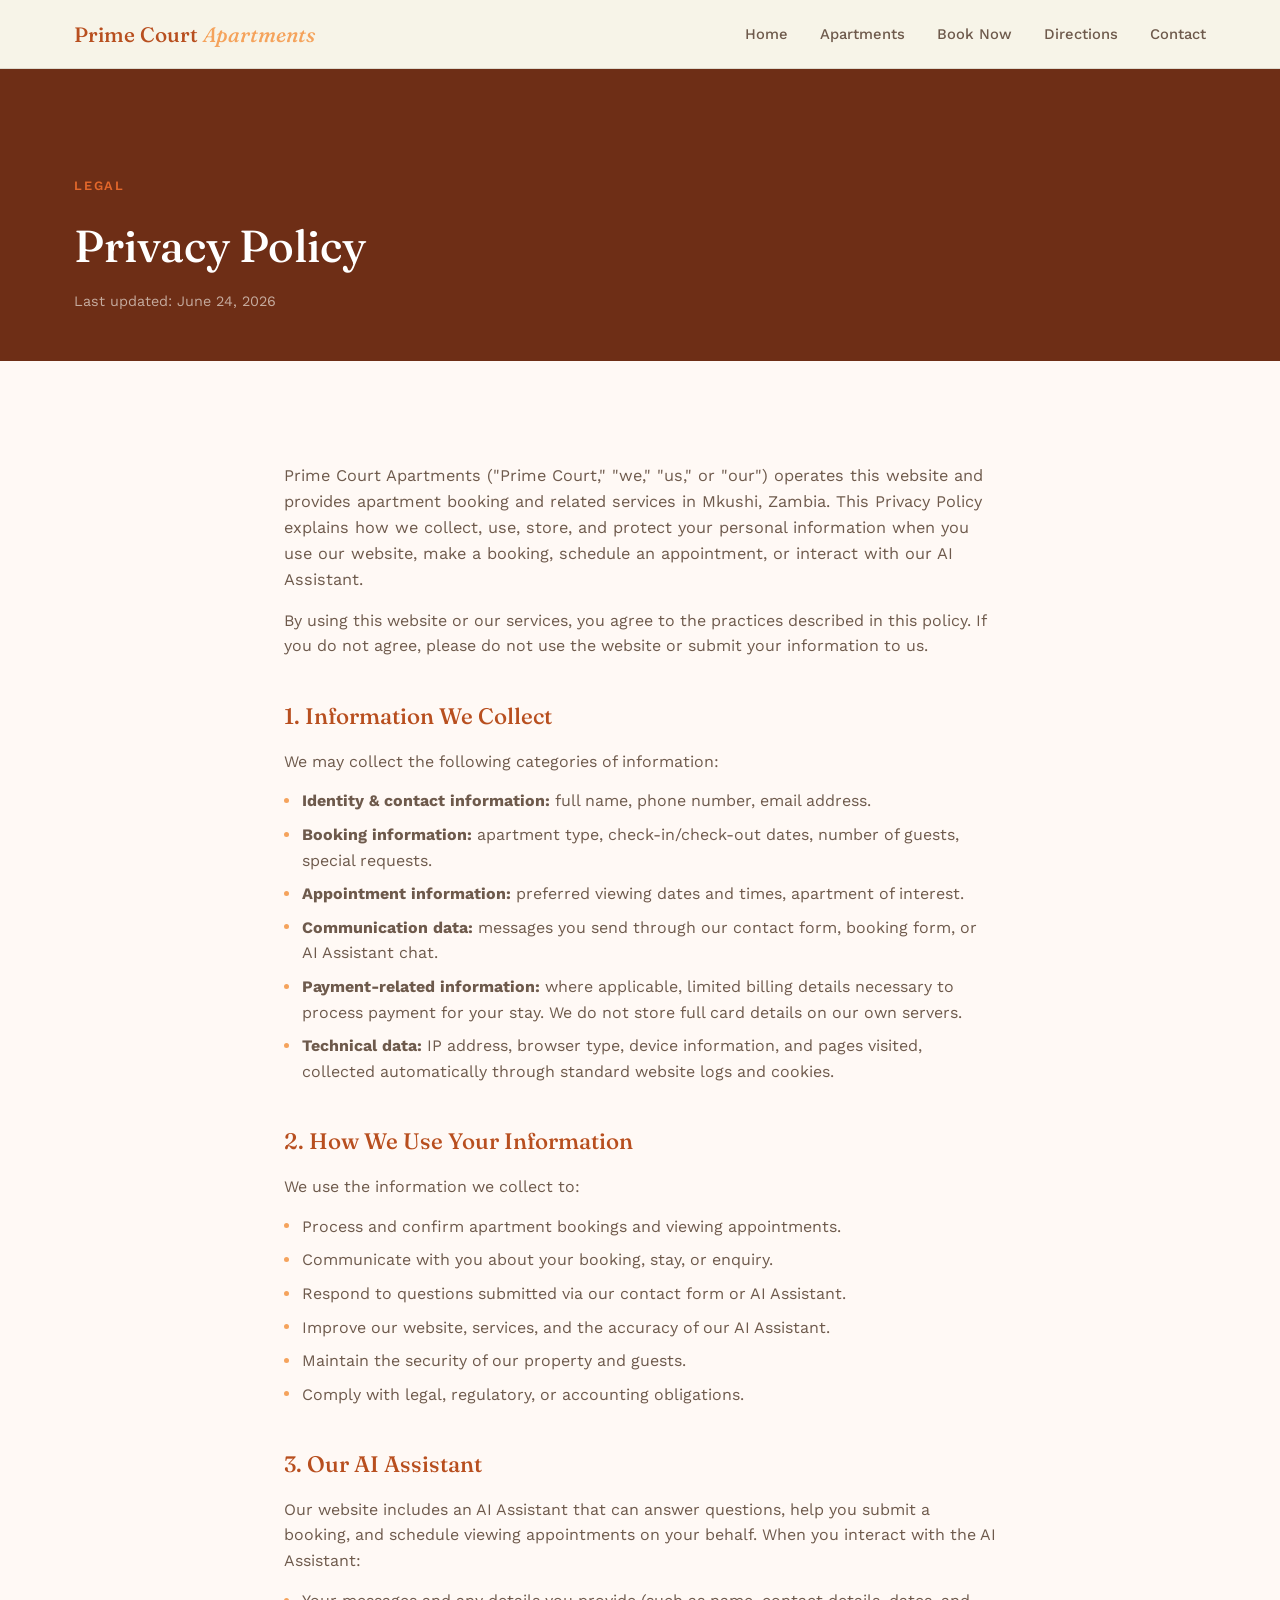
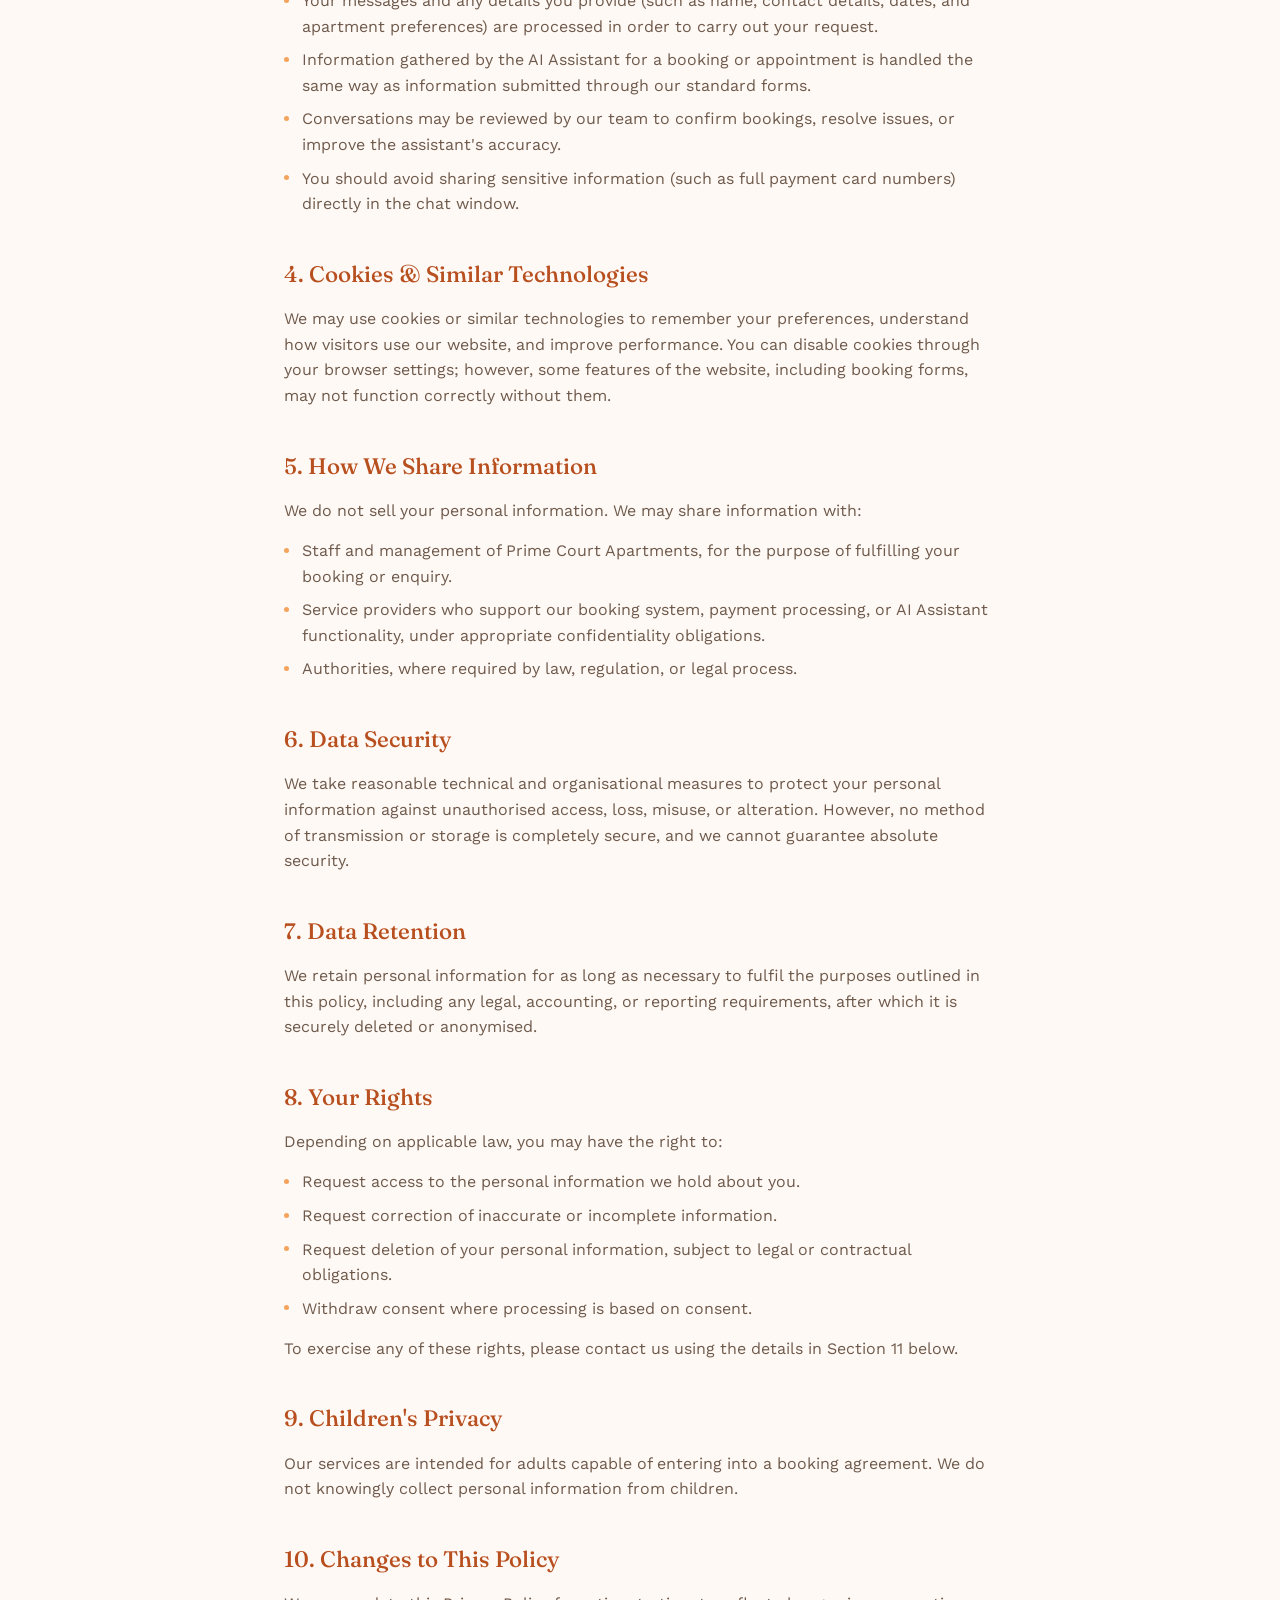
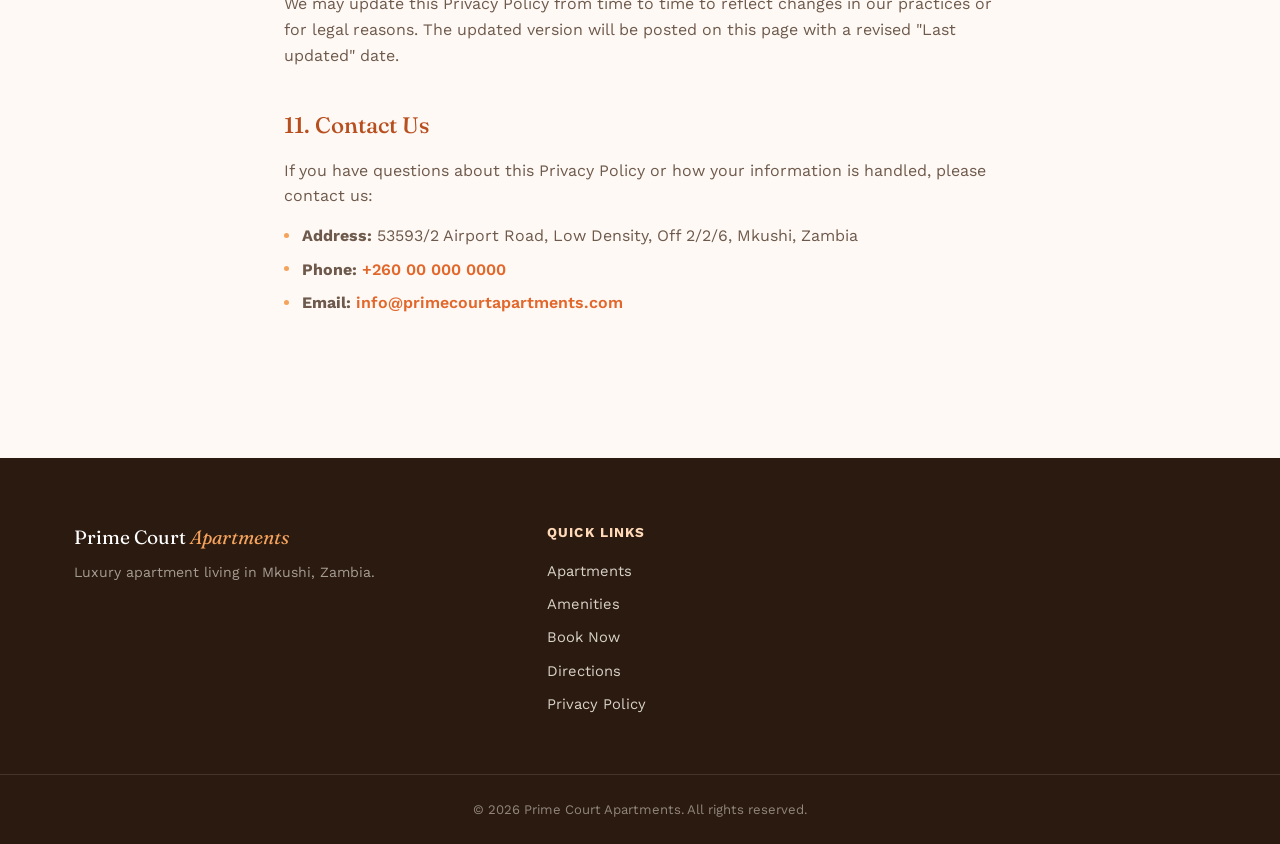
<file: privacy.html>
<!DOCTYPE html>
<html lang="en">
<head>
  <meta charset="UTF-8">
  <meta name="viewport" content="width=device-width, initial-scale=1.0">
  <title>Privacy Policy | Prime Court Apartments</title>
  <meta name="description" content="Privacy Policy for Prime Court Apartments, Mkushi, Zambia.">
 
  <link rel="icon" href="favicon.ico" type="image/x-icon">
 
  <!-- Fonts: Fraunces (display) + Work Sans (body) -->
  <link rel="preconnect" href="https://fonts.googleapis.com">
  <link rel="preconnect" href="https://fonts.gstatic.com" crossorigin>
  <link href="https://fonts.googleapis.com/css2?family=Fraunces:ital,opsz,wght@0,9..144,300..700;1,9..144,400..500&family=Work+Sans:wght@400;500;600;700&display=swap" rel="stylesheet">
 
  <link rel="stylesheet" href="stylesheet/style.css">
</head>
<body>
 
  <!-- =================== HEADER / NAV =================== -->
  <header id="site-header" class="site-header">
    <div class="header-container container">
      <a href="index.html" class="logo" id="logo">
        Prime Court <span class="logo-accent">Apartments</span>
      </a>
 
      <nav class="main-nav" id="main-nav">
        <button class="nav-toggle" id="nav-toggle" aria-label="Open menu" aria-expanded="false" aria-controls="nav-menu">
          <span class="nav-toggle-bar"></span>
          <span class="nav-toggle-bar"></span>
          <span class="nav-toggle-bar"></span>
        </button>
 
        <ul class="nav-menu" id="nav-menu">
          <li><a href="index.html#hero" class="nav-link">Home</a></li>
          <li><a href="index.html#apartments" class="nav-link">Apartments</a></li>
          <li><a href="index.html#booking" class="nav-link">Book Now</a></li>
          <li><a href="index.html#directions" class="nav-link">Directions</a></li>
          <li><a href="index.html#contact" class="nav-link">Contact</a></li>
        </ul>
      </nav>
    </div>
  </header>
 
  <!-- =================== PAGE HEADER =================== -->
  <section id="legal-hero" class="legal-hero">
    <div class="container">
      <p class="eyebrow">Legal</p>
      <h1 class="legal-title">Privacy Policy</h1>
      <p class="legal-updated" id="legal-updated"><!-- TODO: keep this date current -->Last updated: June 24, 2026</p>
    </div>
  </section>
 
  <!-- =================== POLICY CONTENT =================== -->
  <section id="privacy-content" class="legal-content">
    <div class="container legal-container">
 
      <article class="legal-article">
        <p class="legal-intro">
          Prime Court Apartments ("Prime Court," "we," "us," or "our") operates this website and provides
          apartment booking and related services in Mkushi, Zambia. This Privacy Policy explains how we
          collect, use, store, and protect your personal information when you use our website, make a
          booking, schedule an appointment, or interact with our AI Assistant.
        </p>
        <p>
          By using this website or our services, you agree to the practices described in this policy.
          If you do not agree, please do not use the website or submit your information to us.
        </p>
      </article>
 
      <article class="legal-article" id="information-we-collect">
        <h2>1. Information We Collect</h2>
        <p>We may collect the following categories of information:</p>
        <ul>
          <li><strong>Identity &amp; contact information:</strong> full name, phone number, email address.</li>
          <li><strong>Booking information:</strong> apartment type, check-in/check-out dates, number of guests, special requests.</li>
          <li><strong>Appointment information:</strong> preferred viewing dates and times, apartment of interest.</li>
          <li><strong>Communication data:</strong> messages you send through our contact form, booking form, or AI Assistant chat.</li>
          <li><strong>Payment-related information:</strong> where applicable, limited billing details necessary to process payment for your stay. We do not store full card details on our own servers.</li>
          <li><strong>Technical data:</strong> IP address, browser type, device information, and pages visited, collected automatically through standard website logs and cookies.</li>
        </ul>
      </article>
 
      <article class="legal-article" id="how-we-use-information">
        <h2>2. How We Use Your Information</h2>
        <p>We use the information we collect to:</p>
        <ul>
          <li>Process and confirm apartment bookings and viewing appointments.</li>
          <li>Communicate with you about your booking, stay, or enquiry.</li>
          <li>Respond to questions submitted via our contact form or AI Assistant.</li>
          <li>Improve our website, services, and the accuracy of our AI Assistant.</li>
          <li>Maintain the security of our property and guests.</li>
          <li>Comply with legal, regulatory, or accounting obligations.</li>
        </ul>
      </article>
 
      <article class="legal-article" id="ai-assistant">
        <h2>3. Our AI Assistant</h2>
        <p>
          Our website includes an AI Assistant that can answer questions, help you submit a booking, and
          schedule viewing appointments on your behalf. When you interact with the AI Assistant:
        </p>
        <ul>
          <li>Your messages and any details you provide (such as name, contact details, dates, and apartment preferences) are processed in order to carry out your request.</li>
          <li>Information gathered by the AI Assistant for a booking or appointment is handled the same way as information submitted through our standard forms.</li>
          <li>Conversations may be reviewed by our team to confirm bookings, resolve issues, or improve the assistant's accuracy.</li>
          <li>You should avoid sharing sensitive information (such as full payment card numbers) directly in the chat window.</li>
        </ul>
      </article>
 
      <article class="legal-article" id="cookies">
        <h2>4. Cookies &amp; Similar Technologies</h2>
        <p>
          We may use cookies or similar technologies to remember your preferences, understand how visitors
          use our website, and improve performance. You can disable cookies through your browser settings;
          however, some features of the website, including booking forms, may not function correctly without them.
        </p>
      </article>
 
      <article class="legal-article" id="sharing-information">
        <h2>5. How We Share Information</h2>
        <p>We do not sell your personal information. We may share information with:</p>
        <ul>
          <li>Staff and management of Prime Court Apartments, for the purpose of fulfilling your booking or enquiry.</li>
          <li>Service providers who support our booking system, payment processing, or AI Assistant functionality, under appropriate confidentiality obligations.</li>
          <li>Authorities, where required by law, regulation, or legal process.</li>
        </ul>
      </article>
 
      <article class="legal-article" id="data-security">
        <h2>6. Data Security</h2>
        <p>
          We take reasonable technical and organisational measures to protect your personal information against
          unauthorised access, loss, misuse, or alteration. However, no method of transmission or storage is
          completely secure, and we cannot guarantee absolute security.
        </p>
      </article>
 
      <article class="legal-article" id="data-retention">
        <h2>7. Data Retention</h2>
        <p>
          We retain personal information for as long as necessary to fulfil the purposes outlined in this
          policy, including any legal, accounting, or reporting requirements, after which it is securely
          deleted or anonymised.
        </p>
      </article>
 
      <article class="legal-article" id="your-rights">
        <h2>8. Your Rights</h2>
        <p>Depending on applicable law, you may have the right to:</p>
        <ul>
          <li>Request access to the personal information we hold about you.</li>
          <li>Request correction of inaccurate or incomplete information.</li>
          <li>Request deletion of your personal information, subject to legal or contractual obligations.</li>
          <li>Withdraw consent where processing is based on consent.</li>
        </ul>
        <p>To exercise any of these rights, please contact us using the details in Section 11 below.</p>
      </article>
 
      <article class="legal-article" id="childrens-privacy">
        <h2>9. Children's Privacy</h2>
        <p>
          Our services are intended for adults capable of entering into a booking agreement. We do not
          knowingly collect personal information from children.
        </p>
      </article>
 
      <article class="legal-article" id="changes-to-policy">
        <h2>10. Changes to This Policy</h2>
        <p>
          We may update this Privacy Policy from time to time to reflect changes in our practices or for legal
          reasons. The updated version will be posted on this page with a revised "Last updated" date.
        </p>
      </article>
 
      <article class="legal-article" id="contact-us">
        <h2>11. Contact Us</h2>
        <p>If you have questions about this Privacy Policy or how your information is handled, please contact us:</p>
        <ul class="legal-contact-list">
          <li><strong>Address:</strong> 53593/2 Airport Road, Low Density, Off 2/2/6, Mkushi, Zambia</li>
          <li><strong>Phone:</strong> <a href="tel:+260000000000">+260 00 000 0000</a> <!-- TODO: real number --></li>
          <li><strong>Email:</strong> <a href="mailto:info@primecourtapartments.com">info@primecourtapartments.com</a> <!-- TODO: real email --></li>
        </ul>
      </article>
 
    </div>
  </section>
 
  <!-- =================== FOOTER =================== -->
  <footer id="site-footer" class="site-footer">
    <div class="container footer-container">
      <div class="footer-brand">
        <p class="footer-logo">Prime Court <span class="logo-accent">Apartments</span></p>
        <p class="footer-tagline">Luxury apartment living in Mkushi, Zambia.</p>
      </div>
 
      <div class="footer-links">
        <h4>Quick Links</h4>
        <ul>
          <li><a href="index.html#apartments">Apartments</a></li>
          <li><a href="index.html#amenities">Amenities</a></li>
          <li><a href="index.html#booking">Book Now</a></li>
          <li><a href="index.html#directions">Directions</a></li>
          <li><a href="privacy.html">Privacy Policy</a></li>
        </ul>
      </div>
    </div>
 
    <div class="footer-bottom">
      <p>&copy; <span id="current-year">2026</span> Prime Court Apartments. All rights reserved.</p>
    </div>
  </footer>
 
</body>
</html>
</file>
<file: stylesheet/style.css>
/* =========================================================
   PRIME COURT APARTMENTS — STYLESHEET
   Palette: deep emerald + warm gold, on an ivory base.
   Display type: Fraunces. Body type: Work Sans.
   Signature motif: gold "viewfinder" corner brackets —
   echoes a property site-plan and a security-camera frame.
   ========================================================= */
 
/* ---------- 1. Design tokens ---------- */
:root {
  /* Color */
  --ink: #2B1A10;
  --ink-soft: #6E5A4C;
  --paper: #FFF9F5;
  --paper-deep: #FCEEE2;
  --brand: #E2672B;
  --brand-dark: #B84F1F;
  --brand-deeper: #6E2E16;
  --accent: #F5A35C;
  --accent-light: #FFD9B8;
  --mist: #F4E0CE;
  --line: rgba(43, 26, 16, 0.12);
  --line-light: rgba(255, 255, 255, 0.24);
  --white: #FFFFFF;
 
  /* Type */
  --font-display: "Fraunces", Georgia, serif;
  --font-body: "Work Sans", -apple-system, BlinkMacSystemFont, sans-serif;
 
  /* Layout */
  --container-width: 1180px;
  --radius-sm: 6px;
  --radius-md: 14px;
  --radius-lg: 24px;
  --gap-section: clamp(4rem, 8vw, 7rem);
  --bracket-size: 26px;
 
  /* Motion */
  --ease: cubic-bezier(0.4, 0, 0.2, 1);
}
 
/* ---------- 2. Reset ---------- */
* { margin: 0; padding: 0; box-sizing: border-box; }
 
html { scroll-behavior: smooth; }
 
body {
  font-family: var(--font-body);
  color: var(--ink);
  background: var(--paper);
  line-height: 1.6;
  -webkit-font-smoothing: antialiased;
}
 
img { max-width: 100%; display: block; }
 
a { color: inherit; text-decoration: none; }
 
ul { list-style: none; }
 
button { font-family: inherit; cursor: pointer; border: none; background: none; }
 
input, select, textarea {
  font-family: inherit;
  font-size: 1rem;
  color: var(--ink);
}
 
:focus-visible {
  outline: 2px solid var(--accent);
  outline-offset: 3px;
}
 
.sr-only {
  position: absolute;
  width: 1px; height: 1px;
  overflow: hidden;
  clip: rect(0 0 0 0);
}
 
@media (prefers-reduced-motion: reduce) {
  *, *::before, *::after { animation-duration: 0.01ms !important; transition-duration: 0.01ms !important; }
  html { scroll-behavior: auto; }
}
 
/* ---------- 3. Layout utilities ---------- */
.container {
  width: 100%;
  max-width: var(--container-width);
  margin: 0 auto;
  padding: 0 1.5rem;
}
 
section { padding: var(--gap-section) 0; }
 
.eyebrow {
  font-family: var(--font-body);
  font-size: 0.8rem;
  font-weight: 600;
  letter-spacing: 0.14em;
  text-transform: uppercase;
  color: var(--brand);
  margin-bottom: 0.85rem;
  display: inline-block;
}
 
.eyebrow-light { color: var(--accent-light); }
 
.section-title {
  font-family: var(--font-display);
  font-weight: 500;
  font-size: clamp(1.9rem, 3.4vw, 2.75rem);
  line-height: 1.15;
  letter-spacing: -0.01em;
  margin-bottom: 1rem;
  max-width: 38ch;
}
 
.section-title-light { color: var(--white); }
 
.section-subtitle {
  font-size: 1.05rem;
  color: var(--ink-soft);
  max-width: 50ch;
  margin-bottom: 2.75rem;
}
 
/* ---------- 4. Buttons ---------- */
.btn {
  display: inline-flex;
  align-items: center;
  justify-content: center;
  gap: 0.5rem;
  padding: 0.85rem 1.75rem;
  border-radius: var(--radius-sm);
  font-weight: 600;
  font-size: 0.95rem;
  letter-spacing: 0.01em;
  transition: transform 0.2s var(--ease), background-color 0.2s var(--ease), color 0.2s var(--ease), border-color 0.2s var(--ease);
  white-space: nowrap;
}
 
.btn:hover { transform: translateY(-2px); }
 
.btn-primary {
  background: var(--brand);
  color: var(--white);
}
.btn-primary:hover { background: var(--brand-dark); }
 
.btn-outline {
  background: transparent;
  color: var(--brand);
  border: 1.5px solid var(--brand);
}
.btn-outline:hover { background: var(--brand); color: var(--white); }
 
.btn-outline-light {
  color: var(--white);
  border-color: var(--line-light);
}
.btn-outline-light:hover { background: rgba(255, 255, 255, 0.08); border-color: var(--accent-light); }
 
.btn-large { padding: 1.05rem 2.25rem; font-size: 1rem; }
 
/* ---------- 5. Signature: viewfinder corner brackets ---------- */
/* Two opposite corners only — echoes a site-plan / camera frame.
   Used sparingly: hero panel, directions map, AI chat header. */
.hero-content {
  position: relative;
}
.hero-content::before,
.hero-content::after {
  content: "";
  position: absolute;
  width: var(--bracket-size);
  height: var(--bracket-size);
  pointer-events: none;
}
.hero-content::before {
  top: 0.5rem; left: 0.5rem;
  border-top: 2px solid var(--accent);
  border-left: 2px solid var(--accent);
}
.hero-content::after {
  bottom: 0.5rem; right: 0.5rem;
  border-bottom: 2px solid var(--accent);
  border-right: 2px solid var(--accent);
}
 
/* ---------- 6. Header ---------- */
.site-header {
  position: sticky;
  top: 0;
  z-index: 100;
  background: rgba(247, 243, 231, 0.92);
  backdrop-filter: blur(8px);
  border-bottom: 1px solid var(--line);
}
 
.header-container {
  display: flex;
  align-items: center;
  justify-content: space-between;
  padding-top: 1.1rem;
  padding-bottom: 1.1rem;
}
 
.logo {
  font-family: var(--font-display);
  font-size: 1.3rem;
  font-weight: 500;
  color: var(--brand-dark);
}
 
.logo-accent { color: var(--accent); font-style: italic; }
 
.main-nav { display: flex; align-items: center; }
 
.nav-menu {
  display: flex;
  gap: 2rem;
}
 
.nav-link {
  font-size: 0.92rem;
  font-weight: 500;
  color: var(--ink-soft);
  position: relative;
  padding-bottom: 4px;
}
.nav-link:hover { color: var(--brand-dark); }
.nav-link::after {
  content: "";
  position: absolute;
  left: 0; bottom: 0;
  width: 0; height: 2px;
  background: var(--accent);
  transition: width 0.25s var(--ease);
}
.nav-link:hover::after { width: 100%; }
 
.nav-toggle {
  display: none;
  flex-direction: column;
  gap: 5px;
  padding: 6px;
}
.nav-toggle-bar {
  width: 22px;
  height: 2px;
  background: var(--ink);
  border-radius: 2px;
}
 
.header-cta { padding: 0.6rem 1.4rem; font-size: 0.88rem; }
 
/* ---------- 7. Hero ---------- */
.hero {
  position: relative;
  min-height: 88vh;
  display: flex;
  align-items: center;
  background: var(--brand-deeper);
  background-image:
    radial-gradient(circle at 18% 20%, rgba(245, 163, 92, 0.16), transparent 45%),
    linear-gradient(135deg, var(--brand-deeper) 0%, var(--emerald-deep) 55%, var(--emerald) 100%);
  overflow: hidden;
}
 
.hero-overlay {
  position: absolute;
  inset: 0;
  background-image: repeating-linear-gradient(0deg, var(--line-light) 0 1px, transparent 1px 64px),
                     repeating-linear-gradient(90deg, var(--line-light) 0 1px, transparent 1px 64px);
  opacity: 0.4;
  pointer-events: none;
}
 
.hero-content {
  position: relative;
  z-index: 1;
  max-width: 640px;
  padding: 3rem 3rem 3rem 2.5rem;
}
 
.hero .eyebrow {
  color: var(--accent-light);
}
 
.hero-title {
  font-family: var(--font-display);
  font-weight: 500;
  font-size: clamp(2.4rem, 5vw, 3.6rem);
  line-height: 1.08;
  color: var(--white);
  letter-spacing: -0.01em;
  margin-bottom: 1.25rem;
}
 
.hero-subtitle {
  color: rgba(255, 255, 255, 0.82);
  font-size: 1.08rem;
  max-width: 46ch;
  margin-bottom: 2.25rem;
}
 
.hero-actions { display: flex; gap: 1rem; flex-wrap: wrap; }
 
/* ---------- 8. Amenities ---------- */
.amenities-grid {
  display: grid;
  grid-template-columns: repeat(auto-fit, minmax(230px, 1fr));
  gap: 1.75rem;
}
 
.amenity-card {
  background: var(--white);
  border: 1px solid var(--line);
  border-radius: var(--radius-md);
  padding: 2rem 1.75rem;
  transition: transform 0.25s var(--ease), box-shadow 0.25s var(--ease);
}
.amenity-card:hover {
  transform: translateY(-4px);
  box-shadow: 0 16px 32px -20px rgba(17, 64, 44, 0.35);
}
 
.amenity-icon {
  width: 46px;
  height: 46px;
  border-radius: 10px;
  background: var(--paper-deep);
  margin-bottom: 1.25rem;
  position: relative;
}
.amenity-icon::after {
  content: "";
  position: absolute;
  inset: 13px;
  background: var(--brand);
  border-radius: 3px;
}
 
.amenity-title {
  font-family: var(--font-display);
  font-size: 1.18rem;
  font-weight: 500;
  margin-bottom: 0.5rem;
}
 
.amenity-desc {
  font-size: 0.94rem;
  color: var(--ink-soft);
}
 
/* ---------- 9. Apartments ---------- */
.apartments-section { background: var(--paper-deep); }
 
.apartments-grid {
  display: grid;
  grid-template-columns: repeat(auto-fit, minmax(260px, 1fr));
  gap: 2rem;
}
 
.apartment-card {
  background: var(--white);
  border-radius: var(--radius-md);
  overflow: hidden;
  border: 1px solid var(--line);
  display: flex;
  flex-direction: column;
  transition: transform 0.25s var(--ease), box-shadow 0.25s var(--ease);
}
.apartment-card:hover {
  transform: translateY(-4px);
  box-shadow: 0 18px 36px -22px rgba(17, 64, 44, 0.4);
}
 
.apartment-image {
  aspect-ratio: 4 / 3;
  background: var(--mist);
  overflow: hidden;
}
.apartment-image img { width: 100%; height: 100%; object-fit: cover; }
 
.apartment-body {
  padding: 1.6rem 1.5rem 1.75rem;
  display: flex;
  flex-direction: column;
  flex: 1;
}
 
.apartment-name {
  font-family: var(--font-display);
  font-size: 1.3rem;
  font-weight: 500;
  margin-bottom: 0.4rem;
}
 
.apartment-desc {
  font-size: 0.92rem;
  color: var(--ink-soft);
  margin-bottom: 1rem;
}
 
.apartment-features {
  font-size: 0.88rem;
  color: var(--ink-soft);
  margin-bottom: 1.25rem;
  display: flex;
  flex-direction: column;
  gap: 0.35rem;
}
.apartment-features li { padding-left: 1.1rem; position: relative; }
.apartment-features li::before {
  content: "";
  position: absolute;
  left: 0; top: 0.55em;
  width: 6px; height: 6px;
  background: var(--accent);
  border-radius: 50%;
}
 
.apartment-price {
  font-size: 0.95rem;
  color: var(--ink-soft);
  margin-bottom: 1.25rem;
  margin-top: auto;
}
.price-amount {
  font-family: var(--font-display);
  font-weight: 600;
  font-size: 1.15rem;
  color: var(--brand-dark);
}
 
.book-now-btn { align-self: flex-start; }
 
/* ---------- 10. Forms (booking, appointment, contact) ---------- */
.booking-section { background: var(--brand-deeper); }
.booking-section .eyebrow { color: var(--accent-light); }
.booking-section .section-title,
.booking-section .section-subtitle { color: var(--white); }
.booking-section .section-subtitle { color: rgba(255, 253, 248, 0.75); }
 
.booking-form,
.appointment-form,
.contact-form {
  background: var(--white);
  border-radius: var(--radius-lg);
  padding: 2.5rem;
}
 
.form-row {
  display: grid;
  grid-template-columns: 1fr 1fr;
  gap: 1.5rem;
}
 
.form-group { margin-bottom: 1.5rem; display: flex; flex-direction: column; }
.form-group-full { grid-column: 1 / -1; }
 
label {
  font-size: 0.85rem;
  font-weight: 600;
  color: var(--ink-soft);
  margin-bottom: 0.5rem;
}
 
input, select, textarea {
  padding: 0.75rem 1rem;
  border: 1.5px solid var(--line);
  border-radius: var(--radius-sm);
  background: var(--paper);
  transition: border-color 0.2s var(--ease);
}
input:focus, select:focus, textarea:focus {
  border-color: var(--brand);
  outline: none;
}
 
textarea { resize: vertical; min-height: 100px; }
 
.form-note {
  font-size: 0.85rem;
  color: var(--ink-soft);
  margin-top: 0.75rem;
}
 
/* ---------- 11. AI chat widget ---------- */
.ai-chat-toggle {
  position: fixed;
  bottom: 1.75rem;
  right: 1.75rem;
  z-index: 200;
  display: flex;
  align-items: center;
  gap: 0.6rem;
  background: var(--brand-dark);
  color: var(--white);
  padding: 0.9rem 1.3rem;
  border-radius: 50px;
  box-shadow: 0 14px 30px -12px rgba(11, 42, 28, 0.55);
  transition: transform 0.2s var(--ease);
}
.ai-chat-toggle:hover { transform: translateY(-3px); }
 
.ai-chat-toggle-icon {
  width: 18px; height: 18px;
  border-radius: 50%;
  background: var(--accent);
  position: relative;
  flex-shrink: 0;
}
.ai-chat-toggle-icon::after {
  content: "";
  position: absolute;
  inset: 5px;
  background: var(--brand-dark);
  border-radius: 50%;
}
 
.ai-chat-toggle-label { font-size: 0.9rem; font-weight: 600; }
 
.ai-chat-window {
  position: fixed;
  bottom: 1.75rem;
  right: 1.75rem;
  z-index: 201;
  width: min(360px, calc(100vw - 2.5rem));
  max-height: min(560px, calc(100vh - 4rem));
  background: var(--white);
  border-radius: var(--radius-lg);
  box-shadow: 0 24px 60px -20px rgba(11, 42, 28, 0.45);
  display: flex;
  flex-direction: column;
  overflow: hidden;
}
.ai-chat-window[hidden] { display: none !important; }
 
.ai-chat-header {
  background: var(--brand-dark);
  color: var(--white);
  padding: 1.1rem 1.25rem;
  display: flex;
  align-items: center;
  justify-content: space-between;
  position: relative;
}
.ai-chat-header::before,
.ai-chat-header::after {
  content: "";
  position: absolute;
  width: 14px; height: 14px;
}
.ai-chat-header::before { top: 8px; left: 8px; border-top: 1.5px solid var(--accent); border-left: 1.5px solid var(--accent); }
.ai-chat-header::after { bottom: 8px; right: 8px; border-bottom: 1.5px solid var(--accent); border-right: 1.5px solid var(--accent); }
 
.ai-chat-header-info { display: flex; align-items: center; gap: 0.75rem; }
 
.ai-chat-avatar {
  width: 36px; height: 36px;
  border-radius: 50%;
  background: var(--accent);
  display: inline-block;
}
 
.ai-chat-name { font-size: 0.95rem; font-weight: 600; }
.ai-chat-status { font-size: 0.78rem; color: var(--accent-light); }
 
.ai-chat-close {
  color: var(--white);
  font-size: 1.4rem;
  line-height: 1;
  padding: 0.25rem;
}
 
.ai-chat-messages {
  flex: 1;
  overflow-y: auto;
  padding: 1.25rem;
  display: flex;
  flex-direction: column;
  gap: 0.75rem;
  background: var(--paper);
}
 
.ai-chat-message {
  max-width: 85%;
  padding: 0.7rem 1rem;
  border-radius: var(--radius-md);
  font-size: 0.9rem;
}
.ai-chat-message-bot {
  background: var(--white);
  border: 1px solid var(--line);
  align-self: flex-start;
  border-bottom-left-radius: 4px;
}
.ai-chat-message-user {
  background: var(--brand);
  color: var(--white);
  align-self: flex-end;
  border-bottom-right-radius: 4px;
}
 
.ai-chat-quick-actions {
  display: flex;
  flex-wrap: wrap;
  gap: 0.5rem;
  padding: 0 1.25rem 1rem;
  background: var(--paper);
}
.ai-chat-quick-action {
  font-size: 0.8rem;
  font-weight: 600;
  color: var(--brand-dark);
  background: var(--white);
  border: 1px solid var(--line);
  padding: 0.45rem 0.85rem;
  border-radius: 50px;
  transition: background-color 0.2s var(--ease);
}
.ai-chat-quick-action:hover { background: var(--gold-light); border-color: var(--accent-light); }
 
.ai-chat-form {
  display: flex;
  gap: 0.6rem;
  padding: 1rem;
  border-top: 1px solid var(--line);
  background: var(--white);
}
.ai-chat-form input {
  flex: 1;
  background: var(--paper);
}
.ai-chat-send {
  background: var(--brand);
  color: var(--white);
  padding: 0.7rem 1.1rem;
  border-radius: var(--radius-sm);
  font-size: 0.85rem;
  font-weight: 600;
}
.ai-chat-send:hover { background: var(--brand-dark); }
 
/* ---------- 12. Directions ---------- */
.directions-section {
  background: var(--brand-deeper);
  background-image: radial-gradient(circle at 80% 30%, rgba(201, 154, 61, 0.14), transparent 50%);
}
 
.directions-container {
  display: grid;
  grid-template-columns: 1fr 1fr;
  gap: 3rem;
  align-items: center;
}
 
.directions-address {
  color: var(--white);
  font-weight: 500;
  margin-bottom: 1rem;
}
 
.directions-text {
  color: rgba(255, 253, 248, 0.78);
  margin-bottom: 2rem;
  max-width: 42ch;
}
 
.directions-actions { display: flex; gap: 1rem; flex-wrap: wrap; }
 
.directions-map {
  aspect-ratio: 4 / 3;
  background: var(--brand-dark);
  border-radius: var(--radius-md);
  overflow: hidden;
  position: relative;
}
.directions-map::before,
.directions-map::after {
  content: "";
  position: absolute;
  width: var(--bracket-size);
  height: var(--bracket-size);
  z-index: 1;
}
.directions-map::before { top: 14px; left: 14px; border-top: 2px solid var(--accent); border-left: 2px solid var(--accent); }
.directions-map::after { bottom: 14px; right: 14px; border-bottom: 2px solid var(--accent); border-right: 2px solid var(--accent); }
 
.directions-map iframe { width: 100%; height: 100%; border: 0; }
 
.map-placeholder {
  width: 100%; height: 100%;
  display: flex;
  align-items: center;
  justify-content: center;
  color: rgba(255, 253, 248, 0.55);
  font-size: 0.9rem;
}
 
/* ---------- 13. Testimonials ---------- */
.testimonials-grid {
  display: grid;
  grid-template-columns: repeat(auto-fit, minmax(260px, 1fr));
  gap: 1.75rem;
}
 
.testimonial-card {
  background: var(--white);
  border-left: 3px solid var(--accent);
  border-radius: var(--radius-sm);
  padding: 1.75rem;
}

.testimonial-card-cta {
  display: flex;
  flex-direction: column;
  align-items: flex-start;
  gap: 1rem;
  border-left-style: dashed;
}
.testimonial-card-cta .testimonial-text {
  font-style: normal;
  font-family: var(--font-body);
  font-size: 0.95rem;
  color: var(--ink-soft);
  margin-bottom: 0;
}
 
.testimonial-text {
  font-family: var(--font-display);
  font-style: italic;
  font-size: 1.05rem;
  margin-bottom: 1rem;
  color: var(--ink);
}
 
.testimonial-author {
  font-size: 0.85rem;
  color: var(--ink-soft);
}
 
/* ---------- 14. FAQ ---------- */
.faq-list { max-width: 760px; }
 
.faq-item {
  border-bottom: 1px solid var(--line);
  padding: 1.25rem 0;
}
 
.faq-question {
  font-family: var(--font-display);
  font-size: 1.05rem;
  font-weight: 500;
  cursor: pointer;
  list-style: none;
}
.faq-question::-webkit-details-marker { display: none; }
.faq-question::after {
  content: "+";
  float: right;
  color: var(--accent);
  font-size: 1.3rem;
}
.faq-item[open] .faq-question::after { content: "\2212"; }
 
.faq-answer {
  margin-top: 0.85rem;
  color: var(--ink-soft);
  font-size: 0.95rem;
}
 
/* ---------- 15. Contact ---------- */
.contact-grid {
  display: grid;
  grid-template-columns: 1fr 1.3fr;
  gap: 3rem;
}
 
.contact-details p { margin-bottom: 1rem; font-size: 0.96rem; }
.contact-details a { color: var(--brand); font-weight: 600; }
 
.contact-form { padding: 2rem; }
.contact-form .form-group { margin-bottom: 1.25rem; }
 
/* ---------- 16. Footer ---------- */
.site-footer { background: var(--ink); color: rgba(247, 243, 231, 0.85); }
 
.footer-container {
  display: grid;
  grid-template-columns: 1.4fr 1fr 1fr;
  gap: 2.5rem;
  padding-top: 4rem;
  padding-bottom: 3rem;
}
 
.footer-logo {
  font-family: var(--font-display);
  font-size: 1.2rem;
  color: var(--white);
  margin-bottom: 0.5rem;
}
 
.footer-tagline { font-size: 0.88rem; color: rgba(247, 243, 231, 0.6); }
 
.footer-links h4,
.footer-social h4 {
  font-size: 0.85rem;
  letter-spacing: 0.08em;
  text-transform: uppercase;
  color: var(--accent-light);
  margin-bottom: 1rem;
}
 
.footer-links li,
.footer-social li { margin-bottom: 0.6rem; font-size: 0.92rem; }
.footer-links a:hover,
.footer-social a:hover { color: var(--accent-light); }
 
.footer-bottom {
  border-top: 1px solid rgba(247, 243, 231, 0.12);
  padding: 1.5rem 0;
  text-align: center;
  font-size: 0.82rem;
  color: rgba(247, 243, 231, 0.5);
}
 
/* ---------- 17. Legal pages (privacy.html) ---------- */
.legal-hero { background: var(--brand-deeper); padding-bottom: 3rem; }
.legal-title {
  font-family: var(--font-display);
  font-weight: 500;
  font-size: clamp(2rem, 4vw, 2.8rem);
  color: var(--white);
  margin-bottom: 0.5rem;
}
.legal-updated { color: rgba(255, 253, 248, 0.6); font-size: 0.9rem; }
 
.legal-container { max-width: 760px; }
 
.legal-article { margin-bottom: 2.5rem; }
.legal-article h2 {
  font-family: var(--font-display);
  font-weight: 500;
  font-size: 1.4rem;
  margin-bottom: 0.85rem;
  color: var(--brand-dark);
}
.legal-article p { margin-bottom: 0.9rem; color: var(--ink-soft); }
.legal-article ul { margin: 0 0 0.9rem 0; display: flex; flex-direction: column; gap: 0.5rem; }
.legal-article li { color: var(--ink-soft); padding-left: 1.1rem; position: relative; }
.legal-article li::before {
  content: "";
  position: absolute; left: 0; top: 0.6em;
  width: 5px; height: 5px;
  background: var(--accent);
  border-radius: 50%;
}
.legal-intro { font-size: 1.02rem; }
.legal-contact-list a { color: var(--brand); font-weight: 600; }
 
/* ---------- 18. Responsive ---------- */
@media (max-width: 900px) {
  .directions-container { grid-template-columns: 1fr; }
  .footer-container { grid-template-columns: 1fr 1fr; }
  .contact-grid { grid-template-columns: 1fr; }
}
 
@media (max-width: 760px) {
  .nav-toggle { display: flex; }
  .nav-menu {
    position: absolute;
    top: 100%; left: 0; right: 0;
    background: var(--paper);
    flex-direction: column;
    gap: 0;
    border-bottom: 1px solid var(--line);
    max-height: 0;
    overflow: hidden;
    transition: max-height 0.3s var(--ease);
  }
  .nav-menu.is-open { max-height: 420px; }
  .nav-menu li { width: 100%; }
  .nav-link { display: block; padding: 1rem 1.5rem; }
  .nav-link::after { display: none; }
  .header-cta { display: none; }
 
  .hero-content { padding: 2.5rem 1.5rem; }
  .form-row { grid-template-columns: 1fr; }
  .footer-container { grid-template-columns: 1fr; text-align: left; }
  .ai-chat-toggle-label { display: none; }
  .ai-chat-window { width: calc(100vw - 1.5rem); right: 0.75rem; bottom: 0.75rem; }
}
</file>
